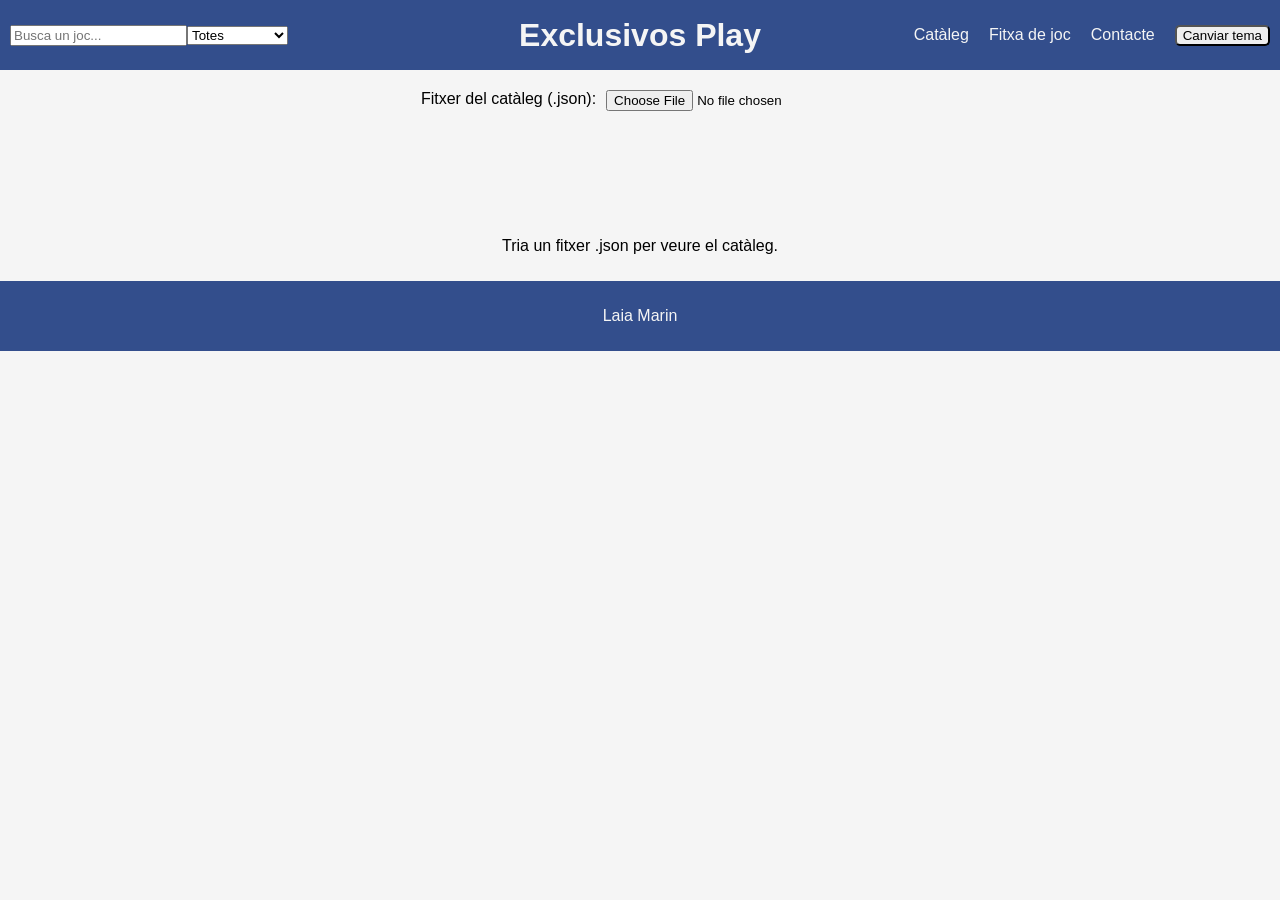
<file: index.html>
<!DOCTYPE html>
<html lang="ca">
<head>
    <meta charset="UTF-8">
    <meta name="viewport" content="width=device-width, initial-scale=1.0">
    <title>Exclusivos Play</title>
    <link rel="stylesheet" href="css/styles.css">
    <script src="js/script.js" defer></script>
</head>
<body>
    <header>
        <input type="text" id="buscador" placeholder="Busca un joc...">
        <select id="filtre_plataforma">
            <option value="">Totes</option>
            <option value="PlayStation3">PlayStation 3</option>
            <option value="PlayStation4">PlayStation 4</option>
            <option value="PlayStation5">PlayStation 5</option>
        </select>
        <h1>Exclusivos Play</h1>
        <nav>
            <ul>
                <li><a href="index.html">Catàleg</a></li>
                <li><a href="fitxa.html">Fitxa de joc</a></li>
                <li><a href="contacte.html">Contacte</a></li>
            </ul>
        </nav>
        <button id="btn_tema">Canviar tema</button>
    </header>

    <main>
        <div class="zona_fitxer">
           <label for="fitxer">Fitxer del catàleg (.json):</label>
           <input type="file" id="fitxer" accept=".json">
       </div>
       <h2 id="titol_botiga"></h2>
       <p class="comptador_json" id="comptador_json"></p>
       <section class="section_cataleg" id="cataleg_json"></section>
    </main>
    <footer>
        <p>Laia Marin</p>
    </footer>
</body>
</html>
</file>
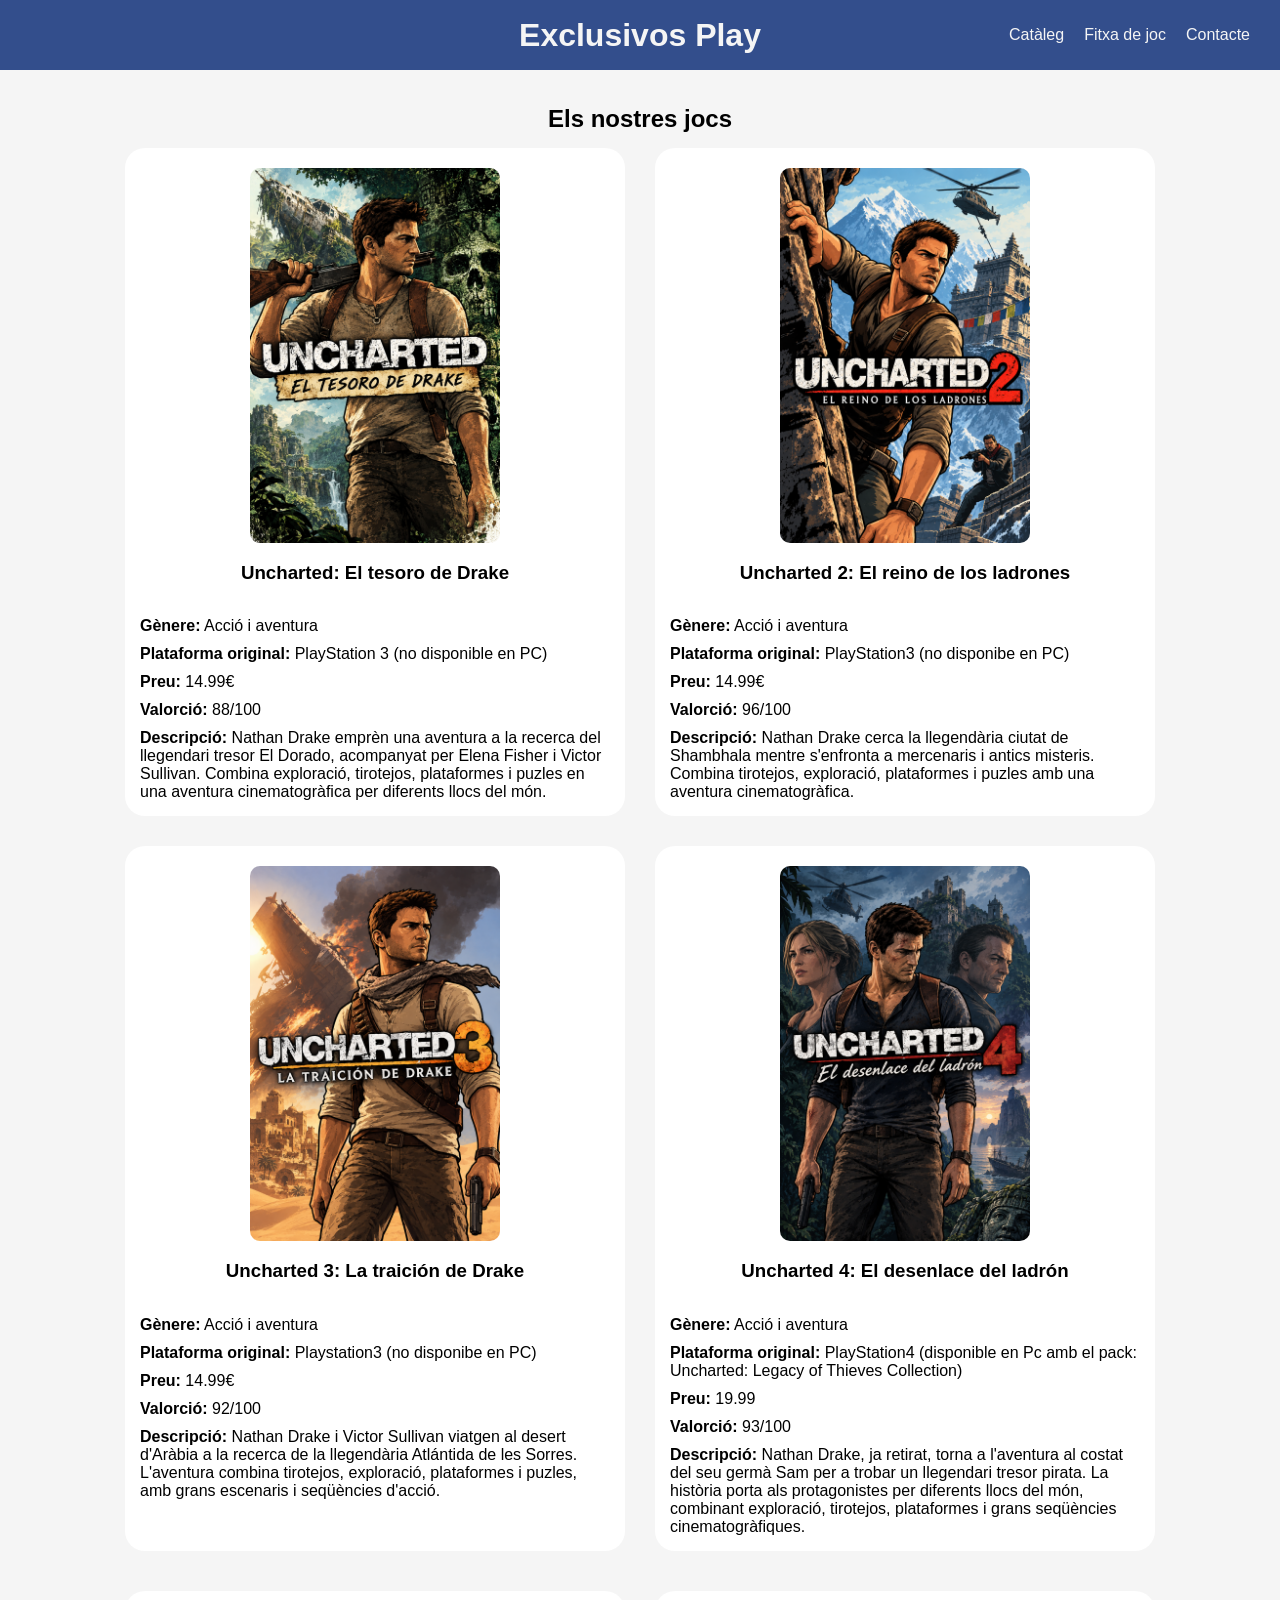
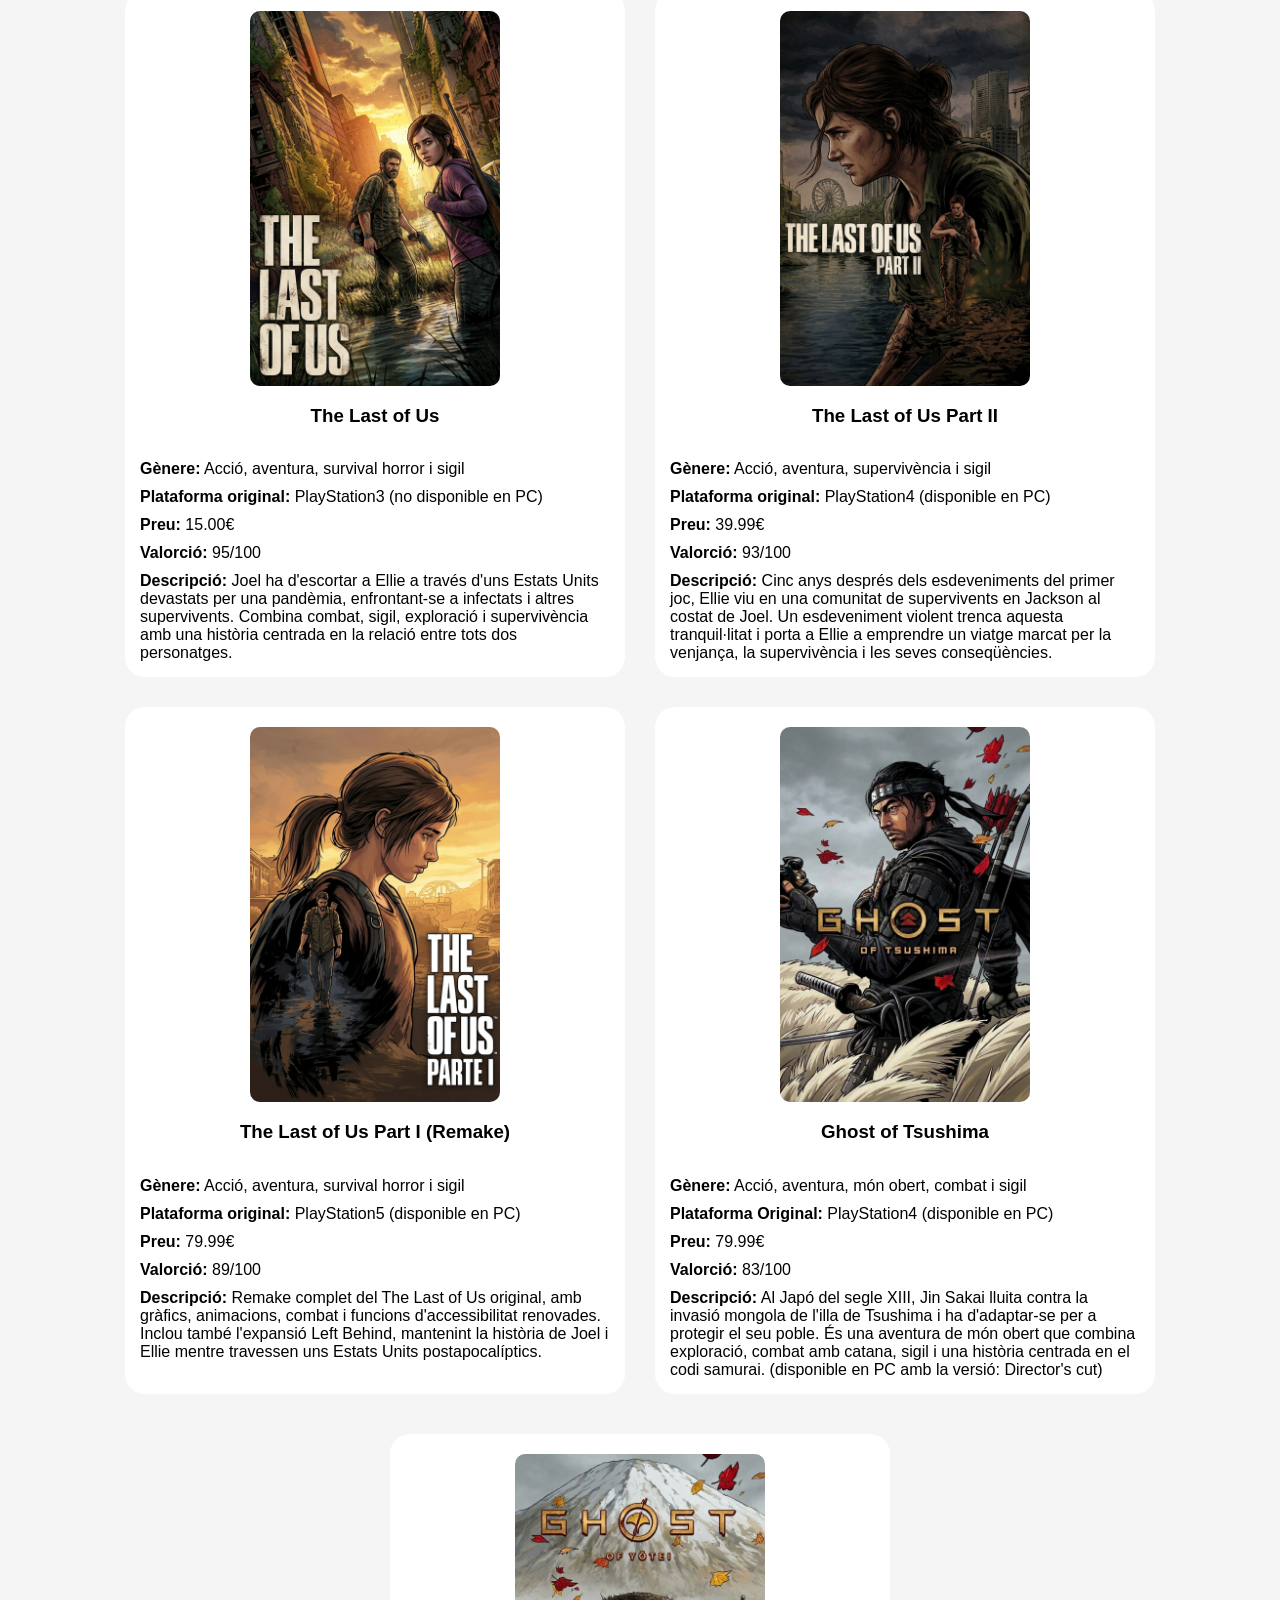
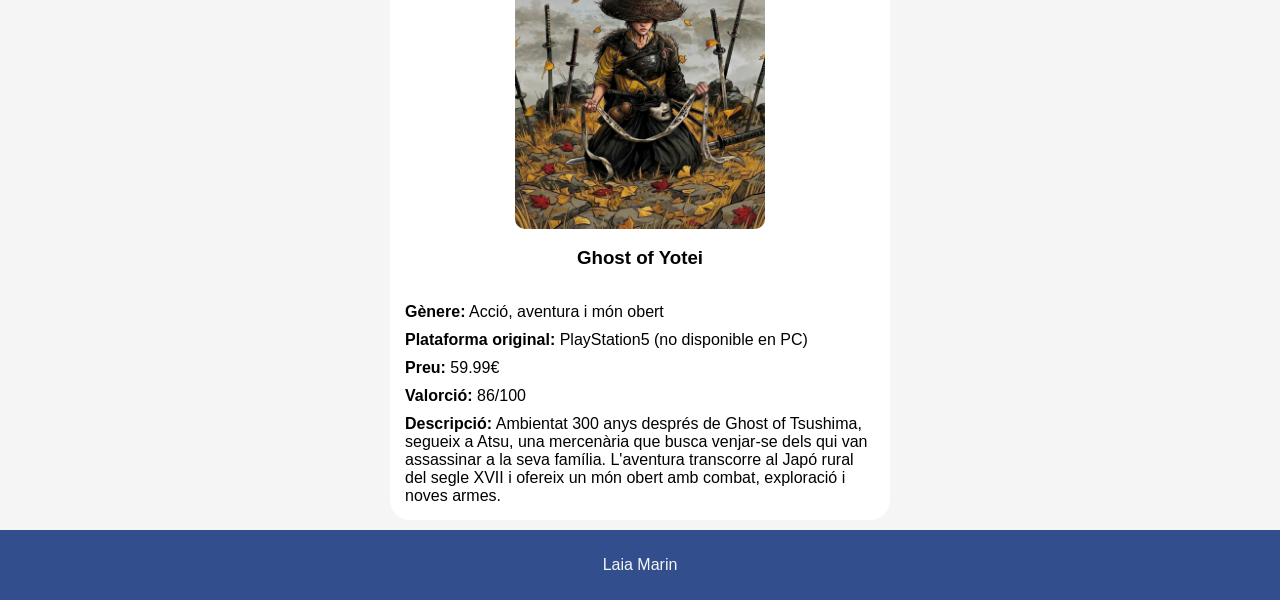
<file: html/index.html>
<!DOCTYPE html>
<html lang="ca">
<head>
    <meta charset="UTF-8">
    <meta name="viewport" content="width=device-width, initial-scale=1.0">
    <title>Explusivos Play</title>
    <link rel="stylesheet" href="../css/styles.css">
</head>
<body>
    <header>
        <h1>Exclusivos Play</h1>
        <nav>
            <ul>
                <li><a href="index.html">Catàleg</a></li>
                <li><a href="fitxa.html">Fitxa de joc</a></li>
                <li><a href="contacte.html">Contacte</a></li>
            </ul>
        </nav>
    </header>

    <main>
        <h2>Els nostres jocs</h2>
        <section class="section_cataleg"> <!--SECCIÓ JOCS 1-->
            <article class="article_cataleg" id="001">
                <img class="img_cataleg" src="../img/uncharted1_portada_mod.png" alt="Uncharted: El tesoro de Drake">
                <h3>Uncharted: El tesoro de Drake</h3>
                <div class="div_article">
                    <p class="p_cataleg"><strong>Gènere:</strong> Acció i aventura</p>
                    <p class="p_cataleg"><strong>Plataforma original:</strong> PlayStation 3 (no disponible en PC)</p>
                    <p class="p_cataleg"><strong>Preu:</strong> 14.99€</p>
                    <p class="p_cataleg"><strong>Valorció:</strong> 88/100</p>
                    <p class="p_cataleg"><strong>Descripció:</strong> Nathan Drake emprèn una aventura a la recerca del llegendari tresor El Dorado, acompanyat per Elena Fisher i Victor Sullivan.
                    Combina exploració, tirotejos, plataformes i puzles en una aventura cinematogràfica per diferents llocs del món.</p>
                </div>
            </article>
            <article class="article_cataleg" id="002">
                <img class="img_cataleg" src="../img/uncharted2_portada_mod.png" alt="Uncharted 2: El reino de los ladrones">
                <h3>Uncharted 2: El reino de los ladrones</h3>
                <div class="div_article">
                    <p class="p_cataleg"><strong>Gènere:</strong> Acció i aventura</p>
                    <p class="p_cataleg"><strong>Plataforma original:</strong> PlayStation3 (no disponibe en PC)</p>
                    <p class="p_cataleg"><strong>Preu:</strong> 14.99€</p>
                    <p class="p_cataleg"><strong>Valorció:</strong> 96/100</p>
                    <p class="p_cataleg"><strong>Descripció:</strong> Nathan Drake cerca la llegendària ciutat de Shambhala mentre s'enfronta a mercenaris i antics misteris.
                    Combina tirotejos, exploració, plataformes i puzles amb una aventura cinematogràfica.</p>
                </div>
            </article>
            <article class="article_cataleg" id="003">
                <img class="img_cataleg" src="../img/uncharted3_portada_mod.png" alt="Uncharted 3: la traición de Drake">
                <h3>Uncharted 3: La traición de Drake</h3>
                <div class="div_article">
                    <p class="p_cataleg"><strong>Gènere:</strong> Acció i aventura</p>
                    <p class="p_cataleg"><strong>Plataforma original:</strong> Playstation3 (no disponibe en PC)</p>
                    <p class="p_cataleg"><strong>Preu:</strong> 14.99€</p>
                    <p class="p_cataleg"><strong>Valorció:</strong> 92/100</p>
                    <p class="p_cataleg"><strong>Descripció:</strong> Nathan Drake i Victor Sullivan viatgen al desert d'Aràbia a la recerca de la llegendària Atlántida de les Sorres.
                    L'aventura combina tirotejos, exploració, plataformes i puzles, amb grans escenaris i seqüències d'acció.</p>
                </div>
            </article>
            <article class="article_cataleg" id="004">
                <img class="img_cataleg" src="../img/uncharted4_portada_mod.png" alt="Uncharted 4: el desenlace del ladrón">
                <h3>Uncharted 4: El desenlace del ladrón</h3>
                <div class="div_article">
                    <p class="p_cataleg"><strong>Gènere:</strong> Acció i aventura</p>
                    <p class="p_cataleg"><strong>Plataforma original:</strong> PlayStation4 (disponible en Pc amb el pack: Uncharted: Legacy of Thieves Collection)</p>
                    <p class="p_cataleg"><strong>Preu:</strong> 19.99</p>
                    <p class="p_cataleg"><strong>Valorció:</strong> 93/100</p>
                    <p class="p_cataleg"><strong>Descripció:</strong> Nathan Drake, ja retirat, torna a l'aventura al costat del seu germà Sam per a trobar un llegendari tresor pirata.
                    La història porta als protagonistes per diferents llocs del món, combinant exploració, tirotejos, plataformes i grans seqüències cinematogràfiques.</p>
                </div>
            </article>
        </section>
        <section class="section_cataleg"> <!--SECCIÓ JOCS 2-->
            <article class="article_cataleg" id="005">
                <img class="img_cataleg" src="../img/tlou1_portadaps3_mod.jpg" alt="The Last of Us">
                <h3>The Last of Us</h3>
                <div class="div_article">
                    <p class="p_cataleg"><strong>Gènere:</strong> Acció, aventura, survival horror i sigil</p>
                    <p class="p_cataleg"><strong>Plataforma original:</strong> PlayStation3 (no disponible en PC)</p>
                    <p class="p_cataleg"><strong>Preu:</strong> 15.00€</p>
                    <p class="p_cataleg"><strong>Valorció:</strong> 95/100</p>
                    <p class="p_cataleg"><strong>Descripció:</strong> Joel ha d'escortar a Ellie a través d'uns Estats Units devastats per una pandèmia, enfrontant-se a infectats i altres supervivents.
                    Combina combat, sigil, exploració i supervivència amb una història centrada en la relació entre tots dos personatges.</p>
                </div>
            </article>
            <article class="article_cataleg" id="006">
                <img class="img_cataleg" src="../img/tlou2_portada_mod.jpg" alt="The Last of Us Part II">
                <h3>The Last of Us Part II</h3>
                <div class="div_article">
                    <p class="p_cataleg"><strong>Gènere:</strong> Acció, aventura, supervivència i sigil</p>
                    <p class="p_cataleg"><strong>Plataforma original:</strong> PlayStation4 (disponible en PC)</p>
                    <p class="p_cataleg"><strong>Preu:</strong> 39.99€</p>
                    <p class="p_cataleg"><strong>Valorció:</strong> 93/100</p>
                    <p class="p_cataleg"><strong>Descripció:</strong> Cinc anys després dels esdeveniments del primer joc, Ellie viu en una comunitat de supervivents en Jackson al costat de Joel.
                    Un esdeveniment violent trenca aquesta tranquil·litat i porta a Ellie a emprendre un viatge marcat per la venjança, la supervivència i les seves conseqüències.</p>
                </div>
            </article>
            <article class="article_cataleg" id="007">
                <img class="img_cataleg" src="../img/tlou1_portadaremake_mod.jpg" alt="The Last of Us Part I (Remake)">
                <h3>The Last of Us Part I (Remake)</h3>
                <div class="div_article">
                    <p class="p_cataleg"><strong>Gènere:</strong> Acció, aventura, survival horror i sigil</p>
                    <p class="p_cataleg"><strong>Plataforma original:</strong> PlayStation5 (disponible en PC)</p>
                    <p class="p_cataleg"><strong>Preu:</strong> 79.99€</p>
                    <p class="p_cataleg"><strong>Valorció:</strong> 89/100</p>
                    <p class="p_cataleg"><strong>Descripció:</strong> Remake complet del The Last of Us original, amb gràfics, animacions, combat i funcions d'accessibilitat renovades.
                    Inclou també l'expansió Left Behind, mantenint la història de Joel i Ellie mentre travessen uns Estats Units postapocalíptics.</p>
                </div>
            </article>
            <article class="article_cataleg" id="008">
                <img class="img_cataleg" src="../img/got_portada_mod.jpg" alt="Ghost of Tsushima">
                <h3>Ghost of Tsushima</h3>
                <div class="div_article">
                    <p class="p_cataleg"><strong>Gènere:</strong> Acció, aventura, món obert, combat i sigil</p>
                    <p class="p_cataleg"><strong>Plataforma Original:</strong> PlayStation4 (disponible en PC)</p>
                    <p class="p_cataleg"><strong>Preu:</strong> 79.99€</p>
                    <p class="p_cataleg"><strong>Valorció:</strong> 83/100</p>
                    <p class="p_cataleg"><strong>Descripció:</strong> Al Japó del segle XIII, Jin Sakai lluita contra la invasió mongola de l'illa de Tsushima i ha d'adaptar-se per a protegir el seu poble.
                    És una aventura de món obert que combina exploració, combat amb catana, sigil i una història centrada en el codi samurai. (disponible en PC amb la versió: Director's cut)</p>
                </div>
            </article>
        </section>
        <section class="section_cataleg"> <!--SECCIÓ JOCS 3-->
            <article class="article_cataleg" id="009">
                <img class="img_cataleg" src="../img/goy_portada_mod.jpg" alt="Ghost of Yotei">
                <h3>Ghost of Yotei</h3>
                <div class="div_article">
                    <p class="p_cataleg"><strong>Gènere:</strong> Acció, aventura i món obert</p>
                    <p class="p_cataleg"><strong>Plataforma original:</strong> PlayStation5 (no disponible en PC)</p>
                    <p class="p_cataleg"><strong>Preu:</strong> 59.99€</p>
                    <p class="p_cataleg"><strong>Valorció:</strong> 86/100</p>
                    <p class="p_cataleg"><strong>Descripció:</strong> Ambientat 300 anys després de Ghost of Tsushima, segueix a Atsu, una mercenària que busca venjar-se dels qui van assassinar a la seva família.
                    L'aventura transcorre al Japó rural del segle XVII i ofereix un món obert amb combat, exploració i noves armes.</p>
                </div>
            </article>
        </section>
    </main>
    <footer>
        <p>Laia Marin</p>
    </footer>
</body>
</html>
</file>
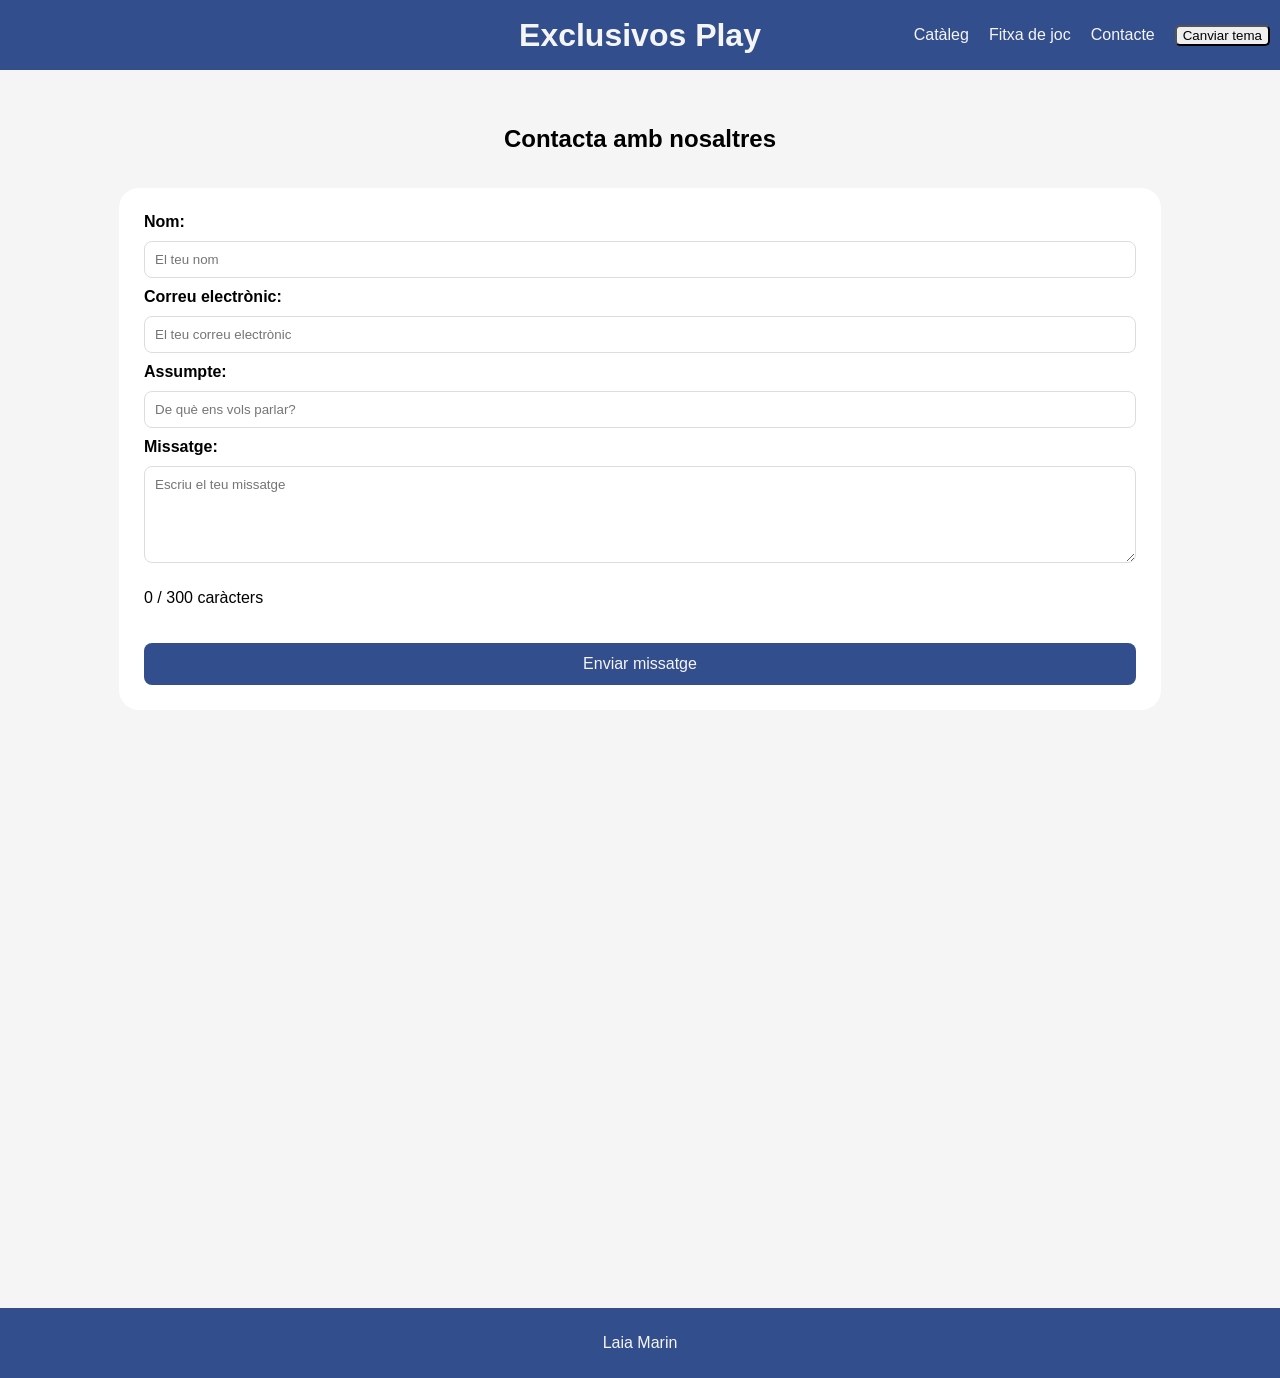
<file: contacte.html>
<!DOCTYPE html>
<html lang="ca">
<head>
    <meta charset="UTF-8">
    <meta name="viewport" content="width=device-width, initial-scale=1.0">
    <title>Exclusivos Play</title>
    <link rel="stylesheet" href="css/styles.css">
    <script src="js/script.js" defer></script>
</head>
<body>
    <header>
        <h1>Exclusivos Play</h1>
        <nav>
            <ul>
                <li><a href="index.html">Catàleg</a></li>
                <li><a href="fitxa.html">Fitxa de joc</a></li>
                <li><a href="contacte.html">Contacte</a></li>
            </ul>
        </nav>
        <button id="btn_tema">Canviar tema</button>
    </header>
    
    <section class="seccion_contacto">
        <h2>Contacta amb nosaltres</h2>

        <form id="form" class="formulario_contacto" novalidate>

            <label for="nom">Nom:</label>
            <input type="text" id="nom" name="nom" placeholder="El teu nom" required>

            <label for="mail">Correu electrònic:</label>
            <input type="email" id="mail" name="mail" placeholder="El teu correu electrònic" required>

            <label for="assumpte">Assumpte:</label>
            <input type="text" id="assumpte" name="assumpte" placeholder="De què ens vols parlar?" required>

            <label for="missatge">Missatge:</label>
            <textarea id="missatge" name="missatge" rows="5" placeholder="Escriu el teu missatge" required></textarea>
            
            <p id="comptador_caracters">0 / 300 caràcters</p>

            <button type="submit">Enviar missatge</button>

        </form>
        <div id="resum"></div>
    </section>
    <footer class="contacte_footer">
        <p>Laia Marin</p>
    </footer>
</body>
</file>
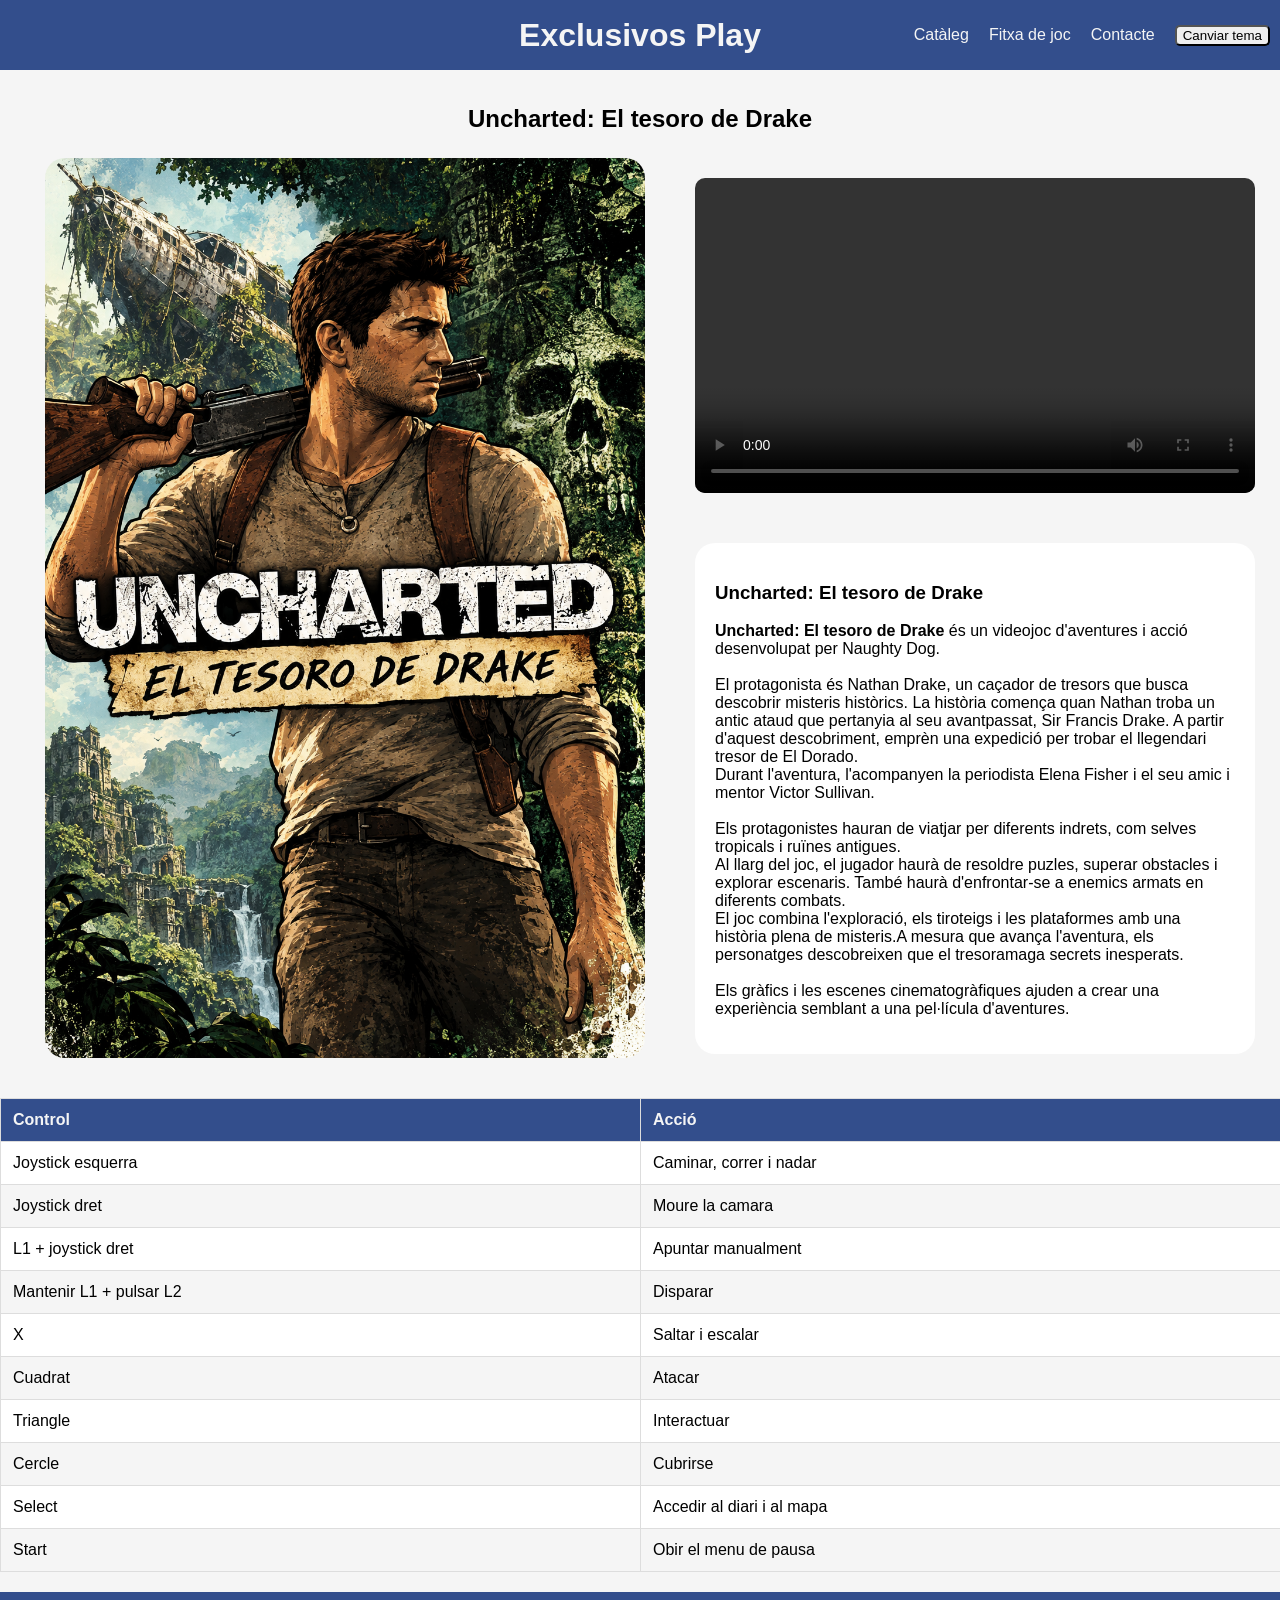
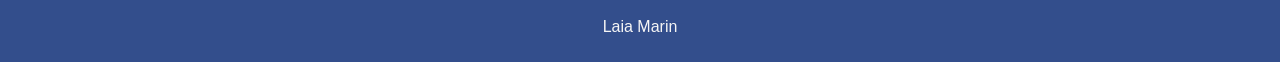
<file: fitxa.html>
<!DOCTYPE html>
<html lang="ca">
<head>
    <meta charset="UTF-8">
    <meta name="viewport" content="width=device-width, initial-scale=1.0">
    <title>Exclusivos Play</title>
    <link rel="stylesheet" href="css/styles.css">
    <script src="js/script.js" defer></script>
</head>
<body>
    <header>
        <h1>Exclusivos Play</h1>
        <nav>
            <ul>
                <li><a href="index.html">Catàleg</a></li>
                <li><a href="fitxa.html">Fitxa de joc</a></li>
                <li><a href="contacte.html">Contacte</a></li>
            </ul>
        </nav>
        <button id="btn_tema">Canviar tema</button>
    </header>
    <main>
        <h2>Uncharted: El tesoro de Drake</h2>

        <section>
            <article class="article_fitxa">
                <img class="img_fitxa" src="../img/uncharted1_portada_mod.png" alt="Uncharted 1">
                <div class="columna_der">
                    <div class="trailer_uncharted1">
                        <video controls width="600">
                            <source src="../img/trailer_uncharted1.mp4" type="video/mp4">
                        </video>
                    </div>
                    <div class="div_descripcion_juego">
                        <h3>Uncharted: El tesoro de Drake</h3>
                        <p>
                            <strong>Uncharted: El tesoro de Drake</strong> és un videojoc d'aventures
                            i acció desenvolupat per Naughty Dog. <br><br>
                            El protagonista és Nathan Drake, un caçador de tresors que busca descobrir
                            misteris històrics. La història comença quan Nathan troba un antic ataud que pertanyia al seu avantpassat, Sir Francis Drake. A partir d'aquest descobriment, emprèn una expedició per trobar el llegendari
                            tresor de El Dorado. <br>
                            Durant l'aventura, l'acompanyen la periodista Elena Fisher i el seu amic
                            i mentor Victor Sullivan. <br><br>
                            Els protagonistes hauran de viatjar per diferents indrets, com selves
                            tropicals i ruïnes antigues. <br>
                            Al llarg del joc, el jugador haurà de resoldre puzles, superar obstacles
                            i explorar escenaris. També haurà d'enfrontar-se a enemics armats en diferents combats. <br>
                            El joc combina l'exploració, els tiroteigs i les plataformes amb una història
                            plena de misteris.A mesura que avança l'aventura, els personatges descobreixen que el tresoramaga secrets inesperats. <br> <br>
                            Els gràfics i les escenes cinematogràfiques ajuden a crear una experiència
                            semblant a una pel·lícula d'aventures. <br>
                        </p>
                    </div>
                </div>
            </article>

            <table class="tabla_controles">
                <thead>
                    <tr class="cabecera">
                        <th class="celda">Control</th>
                        <th class="celda">Acció</th>
                    </tr>
                </thead>

                <tbody>
                    <tr class="fila">
                        <td class="celda">Joystick esquerra</td>
                        <td class="celda">Caminar, correr i nadar</td>
                    </tr>

                    <tr class="fila2">
                        <td class="celda">Joystick dret</td>
                        <td class="celda">Moure la camara</td>
                    </tr>

                    <tr class="fila">
                        <td class="celda">L1 + joystick dret</td>
                        <td class="celda">Apuntar manualment</td>
                    </tr>

                    <tr class="fila2">
                        <td class="celda">Mantenir L1 + pulsar L2</td>
                        <td class="celda">Disparar</td>
                    </tr>

                    <tr class="fila">
                        <td class="celda">X</td>
                        <td class="celda">Saltar i escalar</td>
                    </tr>

                    <tr class="fila2">
                        <td class="celda">Cuadrat</td>
                        <td class="celda">Atacar</td>
                    </tr>

                    <tr class="fila">
                        <td class="celda">Triangle</td>
                        <td class="celda">Interactuar</td>
                    </tr>

                    <tr class="fila2">
                        <td class="celda">Cercle</td>
                        <td class="celda">Cubrirse</td>
                    </tr>

                    <tr class="fila">
                        <td class="celda">Select</td>
                        <td class="celda">Accedir al diari i al mapa</td>
                    </tr>

                    <tr class="fila2">
                        <td class="celda">Start</td>
                        <td class="celda">Obir el menu de pausa</td>
                    </tr>
                </tbody>
            </table>
        </section>
    </main>
    <footer>
        <p>Laia Marin</p>
    </footer>
</body>
</file>
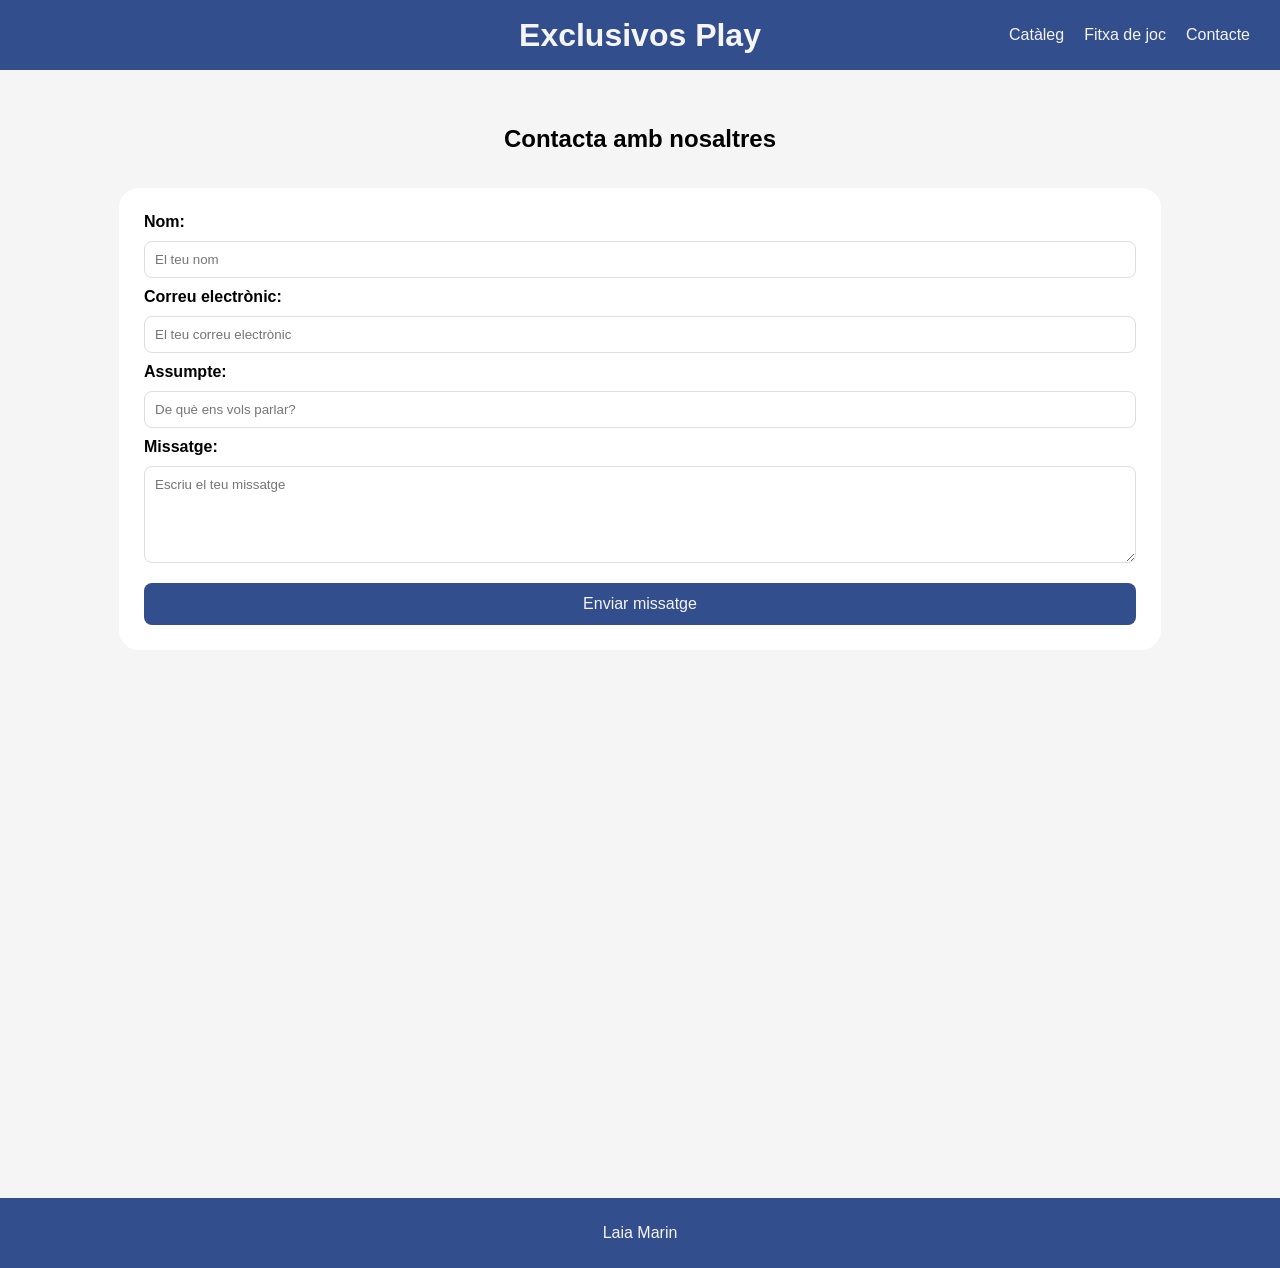
<file: html/contacte.html>
<!DOCTYPE html>
<html lang="ca">
<head>
    <meta charset="UTF-8">
    <meta name="viewport" content="width=device-width, initial-scale=1.0">
    <title>Explusivos Play</title>
    <link rel="stylesheet" href="../css/styles.css">
</head>
<body>
    <header>
        <h1>Exclusivos Play</h1>

        <nav>
            <ul>
                <li><a href="../index.html">Catàleg</a></li>
                <li><a href="fitxa.html">Fitxa de joc</a></li>
                <li><a href="contacte.html">Contacte</a></li>
            </ul>
        </nav>
    </header>
    
    <section class="seccion_contacto">
        <h2>Contacta amb nosaltres</h2>

        <form class="formulario_contacto">

            <label for="nombre">Nom:</label>
            <input type="text" id="nombre" name="nombre" placeholder="El teu nom" required>

            <label for="correo">Correu electrònic:</label>
            <input type="email" id="correo" name="correo" placeholder="El teu correu electrònic" required>

            <label for="asunto">Assumpte:</label>
            <input type="text" id="asunto" name="asunto" placeholder="De què ens vols parlar?" required>

            <label for="mensaje">Missatge:</label>
            <textarea id="mensaje" name="mensaje" rows="5" placeholder="Escriu el teu missatge" required></textarea>

            <button type="submit">Enviar missatge</button>

        </form>
    </section>
    <footer class="contacte_footer">
        <p>Laia Marin</p>
    </footer>
</body>
</file>
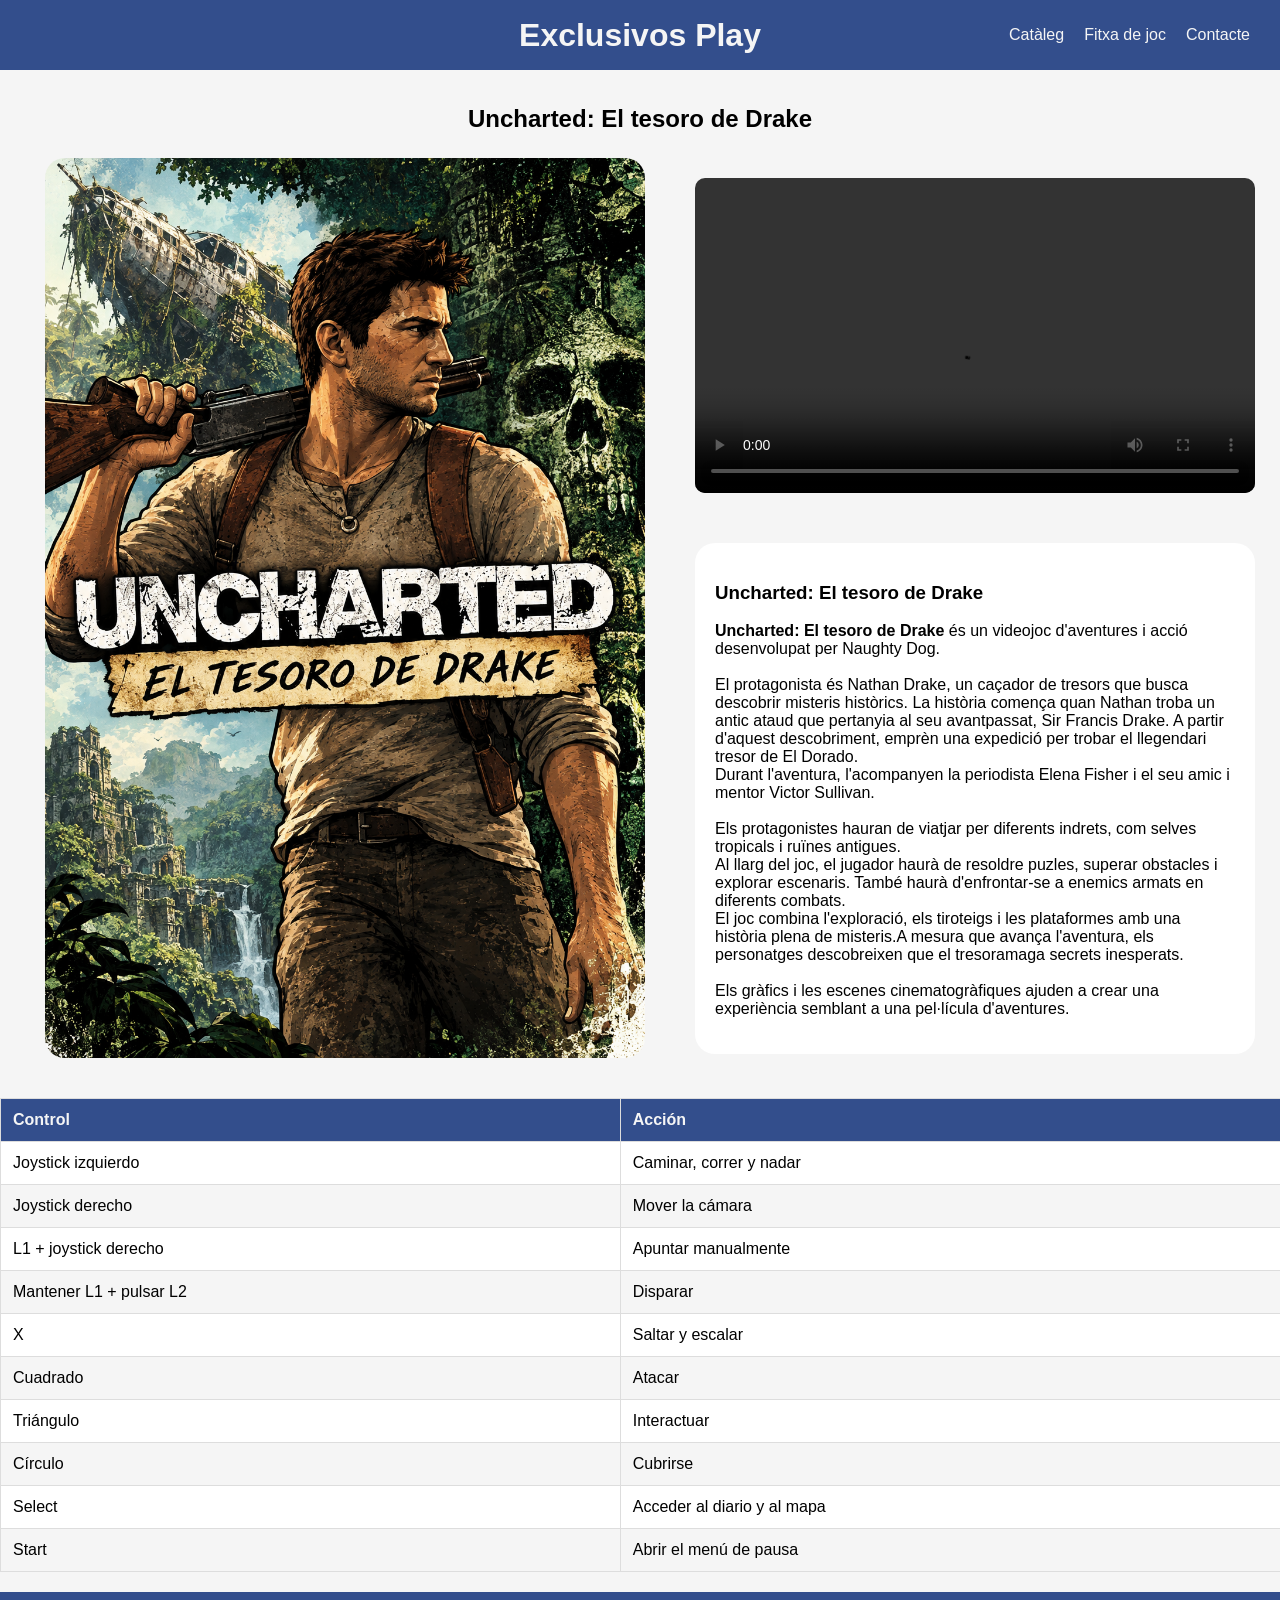
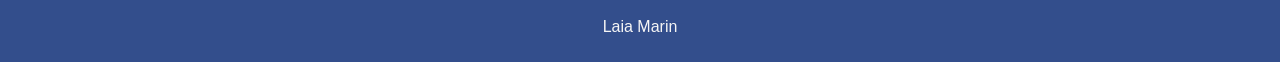
<file: html/fitxa.html>
<!DOCTYPE html>
<html lang="ca">
<head>
    <meta charset="UTF-8">
    <meta name="viewport" content="width=device-width, initial-scale=1.0">
    <title>Explusivos Play</title>
    <link rel="stylesheet" href="../css/styles.css">
</head>
<body>
    <header>
        <h1>Exclusivos Play</h1>

        <nav>
            <ul>
                <li><a href="../index.html">Catàleg</a></li>
                <li><a href="fitxa.html">Fitxa de joc</a></li>
                <li><a href="contacte.html">Contacte</a></li>
            </ul>
        </nav>
    </header>
    <main>
        <h2>Uncharted: El tesoro de Drake</h2>

        <section>
            <article class="article_fitxa">
                <img class="img_fitxa" src="../img/uncharted1_portada_mod.png" alt="Uncharted 1">
                <div class="columna_der">
                    <div class="trailer_uncharted1">
                        <video controls width="600">
                            <source src="../img/trailer_uncharted1.mp4" type="video/mp4">
                        </video>
                    </div>
                    <div class="div_descripcion_juego">
                        <h3>Uncharted: El tesoro de Drake</h3>
                        <p>
                            <strong>Uncharted: El tesoro de Drake</strong> és un videojoc d'aventures
                            i acció desenvolupat per Naughty Dog. <br><br>
                            El protagonista és Nathan Drake, un caçador de tresors que busca descobrir
                            misteris històrics. La història comença quan Nathan troba un antic ataud que pertanyia al seu avantpassat, Sir Francis Drake. A partir d'aquest descobriment, emprèn una expedició per trobar el llegendari
                            tresor de El Dorado. <br>
                            Durant l'aventura, l'acompanyen la periodista Elena Fisher i el seu amic
                            i mentor Victor Sullivan. <br><br>
                            Els protagonistes hauran de viatjar per diferents indrets, com selves
                            tropicals i ruïnes antigues. <br>
                            Al llarg del joc, el jugador haurà de resoldre puzles, superar obstacles
                            i explorar escenaris. També haurà d'enfrontar-se a enemics armats en diferents combats. <br>
                            El joc combina l'exploració, els tiroteigs i les plataformes amb una història
                            plena de misteris.A mesura que avança l'aventura, els personatges descobreixen que el tresoramaga secrets inesperats. <br> <br>
                            Els gràfics i les escenes cinematogràfiques ajuden a crear una experiència
                            semblant a una pel·lícula d'aventures. <br>
                        </p>
                    </div>
                </div>
            </article>

            <table class="tabla_controles">
                <thead>
                    <tr class="cabecera">
                        <th class="celda">Control</th>
                        <th class="celda">Acción</th>
                    </tr>
                </thead>

                <tbody>
                    <tr class="fila">
                        <td class="celda">Joystick izquierdo</td>
                        <td class="celda">Caminar, correr y nadar</td>
                    </tr>

                    <tr class="fila2">
                        <td class="celda">Joystick derecho</td>
                        <td class="celda">Mover la cámara</td>
                    </tr>

                    <tr class="fila">
                        <td class="celda">L1 + joystick derecho</td>
                        <td class="celda">Apuntar manualmente</td>
                    </tr>

                    <tr class="fila2">
                        <td class="celda">Mantener L1 + pulsar L2</td>
                        <td class="celda">Disparar</td>
                    </tr>

                    <tr class="fila">
                        <td class="celda">X</td>
                        <td class="celda">Saltar y escalar</td>
                    </tr>

                    <tr class="fila2">
                        <td class="celda">Cuadrado</td>
                        <td class="celda">Atacar</td>
                    </tr>

                    <tr class="fila">
                        <td class="celda">Triángulo</td>
                        <td class="celda">Interactuar</td>
                    </tr>

                    <tr class="fila2">
                        <td class="celda">Círculo</td>
                        <td class="celda">Cubrirse</td>
                    </tr>

                    <tr class="fila">
                        <td class="celda">Select</td>
                        <td class="celda">Acceder al diario y al mapa</td>
                    </tr>

                    <tr class="fila2">
                        <td class="celda">Start</td>
                        <td class="celda">Abrir el menú de pausa</td>
                    </tr>
                </tbody>
            </table>
        </section>
    </main>
    <footer>
        <p>Laia Marin</p>
    </footer>
</body>
</file>
<file: css/styles.css>
body {
    background-color: whitesmoke;
    font-family: Arial, Helvetica, sans-serif;
    margin: 0;
}

body.oscuro {
    background-color: #121212;
    color: #eaeaea;
}


/*header*/
header {
    background-color: #334E8C;
    color: whitesmoke;
    display: flex;
    justify-content: center;
    align-items: center;
    padding: 10px;
}


h1 {
    position: absolute;
    left: 50%;
    transform: translateX(-50%);
}


nav {
    margin-left: auto;
    margin-right: 20px;
    display: flex;
    flex-direction: row;
}


nav li {
    list-style: none;
    display: flex;
    flex-direction: row;
}

nav ul {
    display: flex;
    flex-direction: row;
    gap: 20px;
}


nav a {
    text-decoration: none;
    color: inherit;
}

#btn_tema {
    border-radius: 5px;
}


/*footer*/

footer {
    background-color: #334E8C;
    color: whitesmoke;
    margin-top: 25px;
    margin-top: auto;
    padding: 10px;
    text-align: center;
}

.contacte_footer {
    background-color: #334E8C;
    color: whitesmoke;
    margin-top: 25px;
    margin-top: 528px;
    padding: 10px;
    text-align: center;
}


/*cataleg*/


    /*main*/
    main {
        display: flex;
        flex-direction: column;
        gap: 20px;
    }


    h2 {
        padding-top: 15px;
        margin-bottom: -15px;
        display: flex;
        justify-content: center;
    }

    .section_cataleg {
        display: flex;
        flex-wrap: wrap;
        justify-content: center;
        gap: 30px;
        padding: 10px;
    }

    .article_cataleg {
        background-color: white;
        width: 500px;
        border-radius: 20px;
        display: flex;
        flex-direction: column;
        align-items: center;
    }

    .img_cataleg {
        width: 250px;
        margin-top: 20px;
        border-radius: 10px;
    }

    .div_article {
        padding: 15px;
        display: flex;
        flex-direction: column;
        gap: 10px;
    }

    .p_cataleg {
        margin: 0;
        gap: 50px;
    }

/*fitxa*/

    .article_fitxa {
        display: flex;
        justify-content: center;
        gap: 30px;
        align-items: flex-start;
    }


    .img_fitxa {
        width: 600px;
        margin: 20px;
        border-radius: 20px;
    }


    .columna_der {
        display: flex;
        flex-direction: column;
        align-items: center;
        gap: 50px;
    }


    .trailer_uncharted1 {
        width: 560px;
        height: 315px;
        margin-top: 40px;
        border-radius: 10px;
        overflow: hidden;
    }


    .trailer_uncharted1 video {
        width: 100%;
        height: 100%;
    }


    .div_descripcion_juego {
        background-color: white;
        border-radius: 20px;
        padding: 20px;
        width: 520px;
    }


    .tabla_controles {
        width: 1300px;
        border-collapse: collapse;
        background-color: white;
        margin-top: 20px;
        margin: 20px auto;
        border-collapse: collapse;
        box-sizing: border-box;
    }


    .cabecera {
        background-color: #334E8C;
        color: whitesmoke;
    }


    .celda {
        padding: 12px;
        text-align: left;
        border: 1px solid #DDDDDD;
    }


    .fila {
        background-color: white;
    }


    .fila2 {
        background-color: whitesmoke;
    }


/*contacte*/


.seccion_contacto {
    display: flex;
    flex-direction: column;
    align-items: center;
    gap: 50px;
    padding: 20px;
}


.formulario_contacto {
    background-color: white;
    width: 80%;
    padding: 25px;
    border-radius: 20px;
    display: flex;
    flex-direction: column;
    gap: 10px;
}


.formulario_contacto label {
    font-weight: bold;
}


.formulario_contacto input {
    padding: 10px;
    border: 1px solid #DDDDDD;
    border-radius: 8px;
    font-family: Arial, Helvetica, sans-serif;
}


.formulario_contacto textarea {
    padding: 10px;
    border: 1px solid #DDDDDD;
    border-radius: 8px;
    font-family: Arial, Helvetica, sans-serif;
    resize: vertical;
}


.formulario_contacto button {
    background-color: #334E8C;
    color: whitesmoke;
    padding: 12px;
    border: none;
    border-radius: 8px;
    cursor: pointer;
    font-size: 16px;
    margin-top: 10px;
}


.formulario_contacto button:hover {
    background-color: #263B6A;
}


/* css js */

/* estoc baix */

.estoc_baix {
  border: 2px solid #c0392b;
}

/* formulari js */

.error {
    border: 2px solid #c0392b;
}

.missatge_error {
    color: #c0392b;
    margin: 0;
    font-size: 14px;
}

.targeta_resum {
    background-color: white;
    padding: 20px;
    border-radius: 20px;
}

/* modo oscuro */

body.oscuro .article_cataleg,
body.oscuro .div_descripcion_juego,
body.oscuro .formulario_contacto,
body.oscuro .tabla_controles,
body.oscuro .fila {
    background-color: #242424;
    color: #eaeaea;
}

body.oscuro .fila2 {
    background-color: #333333;
    color: #eaeaea;
}

body.oscuro .targeta_resum {
    background-color: #242424;
    color: #eaeaea;
}

/* cataleg_json */
.zona_fitxer { display: flex; justify-content: center; gap: 10px; padding: 20px; }
.comptador_json { text-align: center; margin: 0; }
.esgotat { border: 2px solid #c0392b; opacity: 0.7; }
.text_esgotat { color: #c0392b; font-weight: bold; margin: 0; }
</file>
